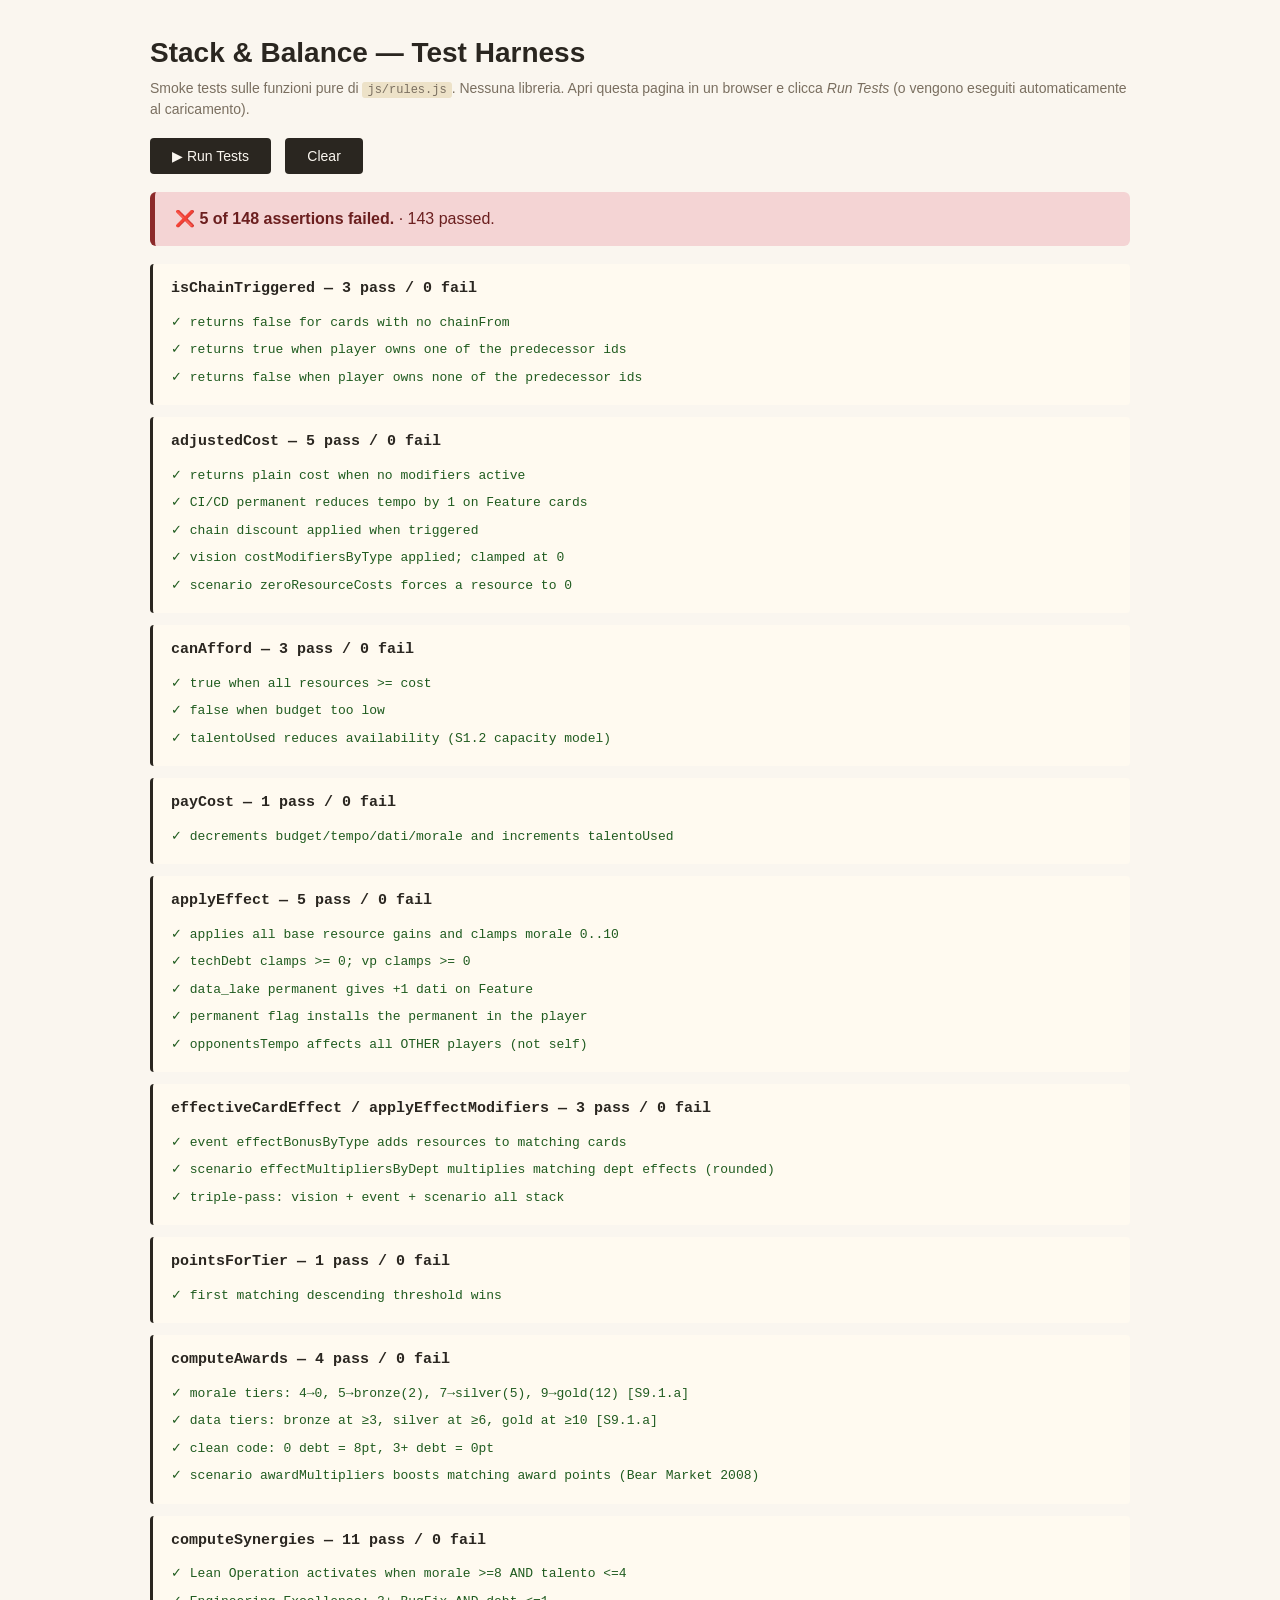
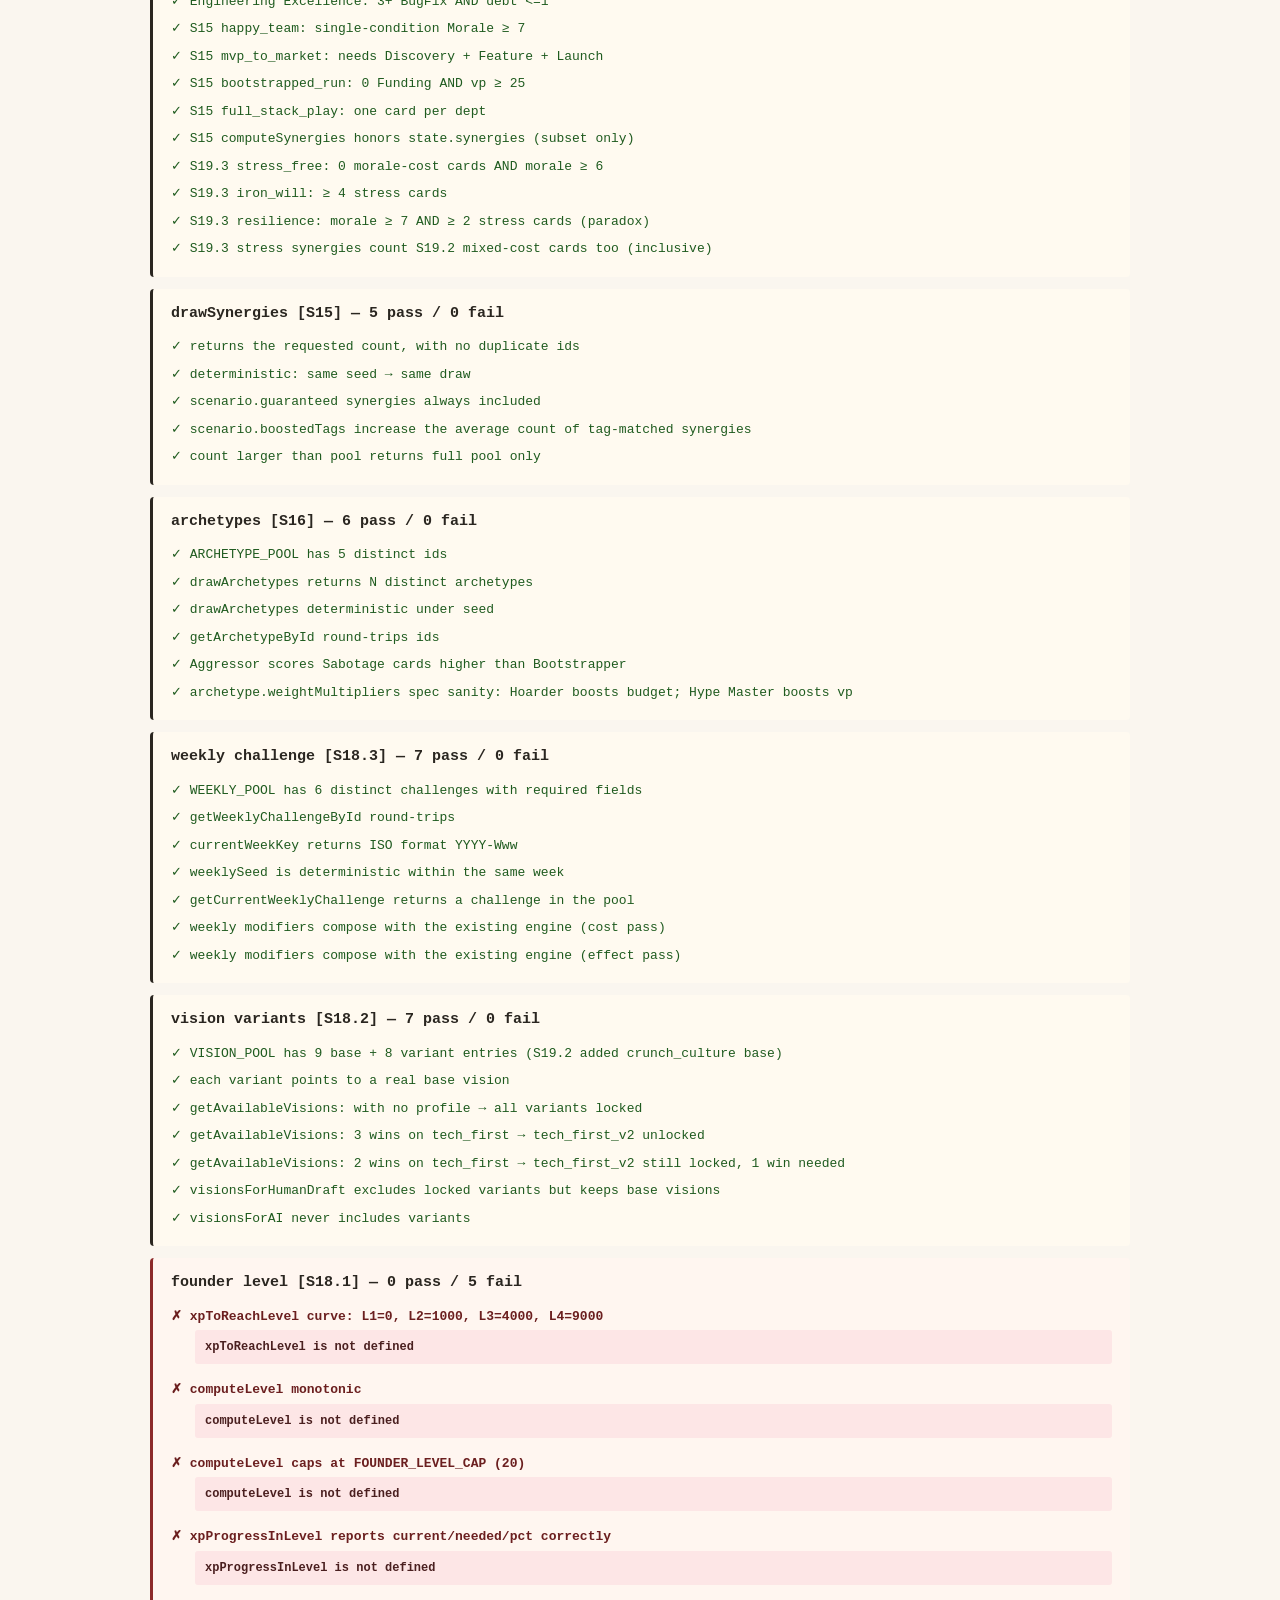
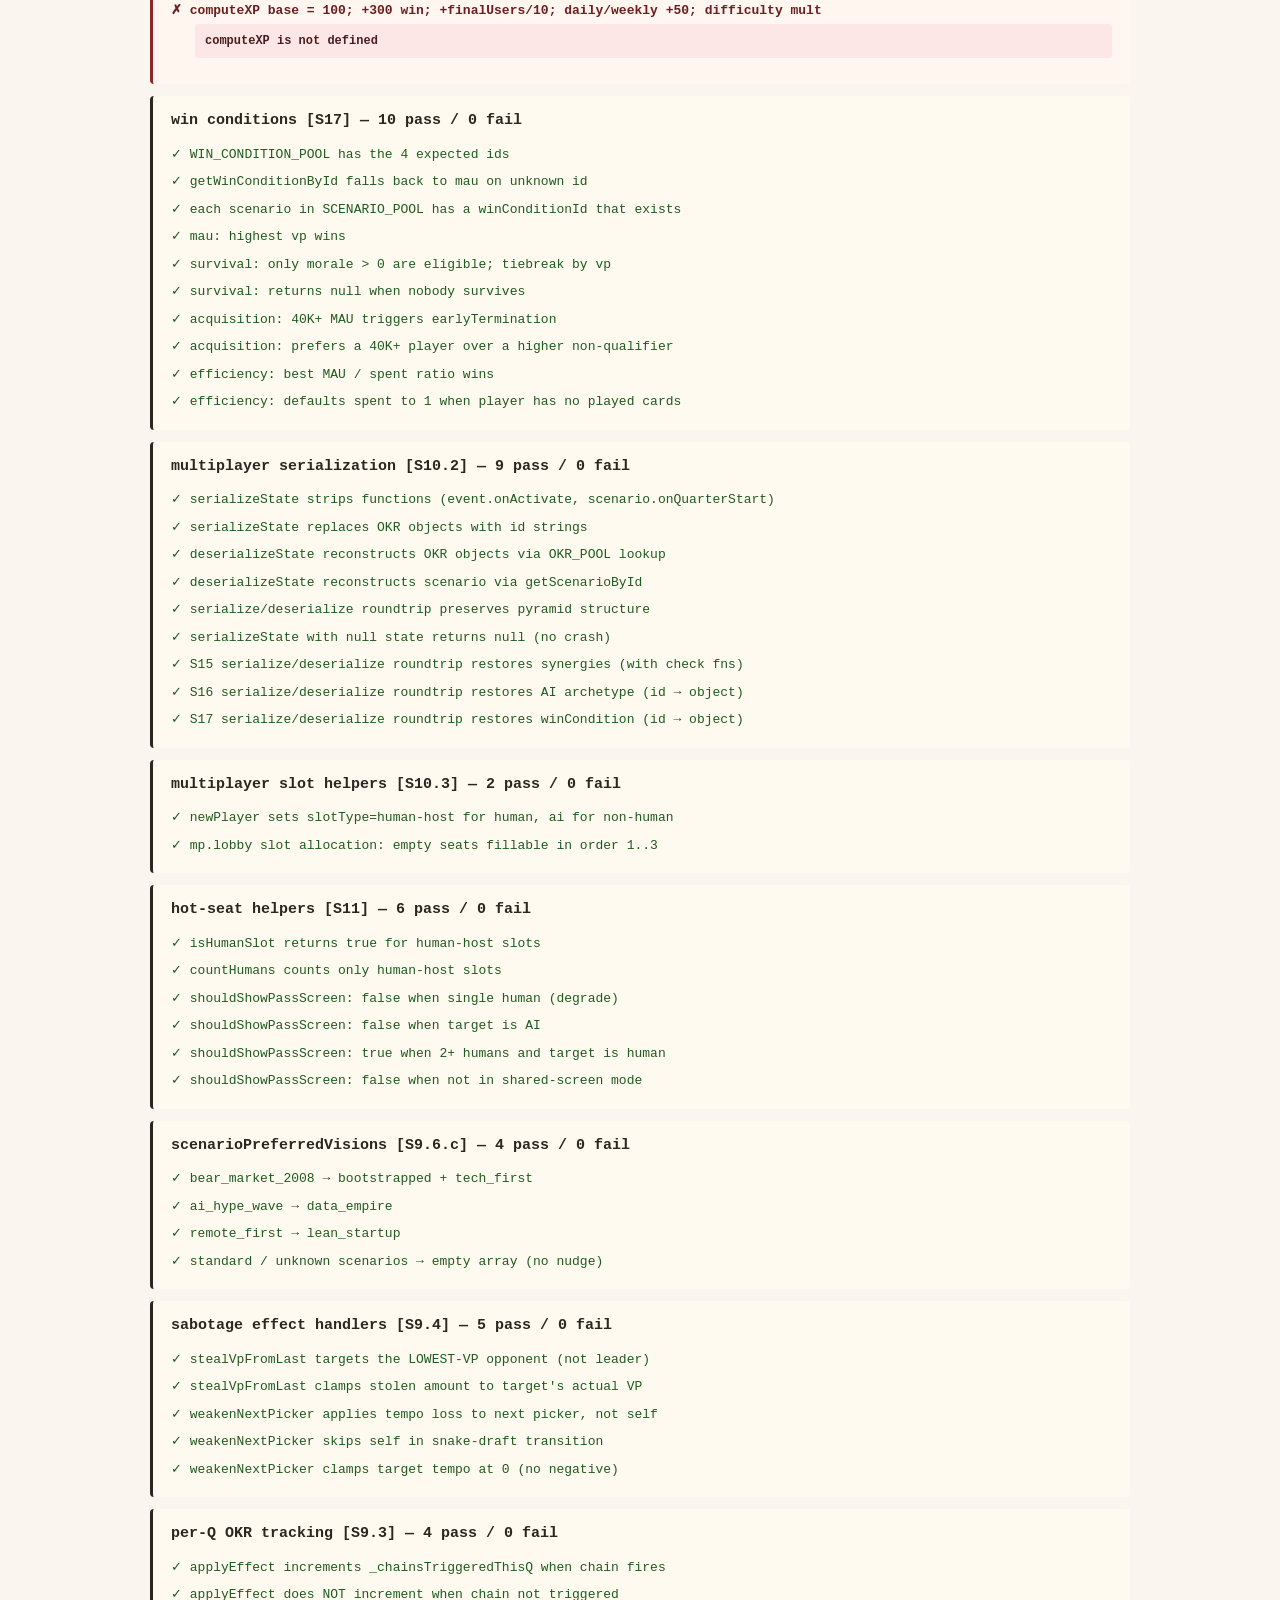
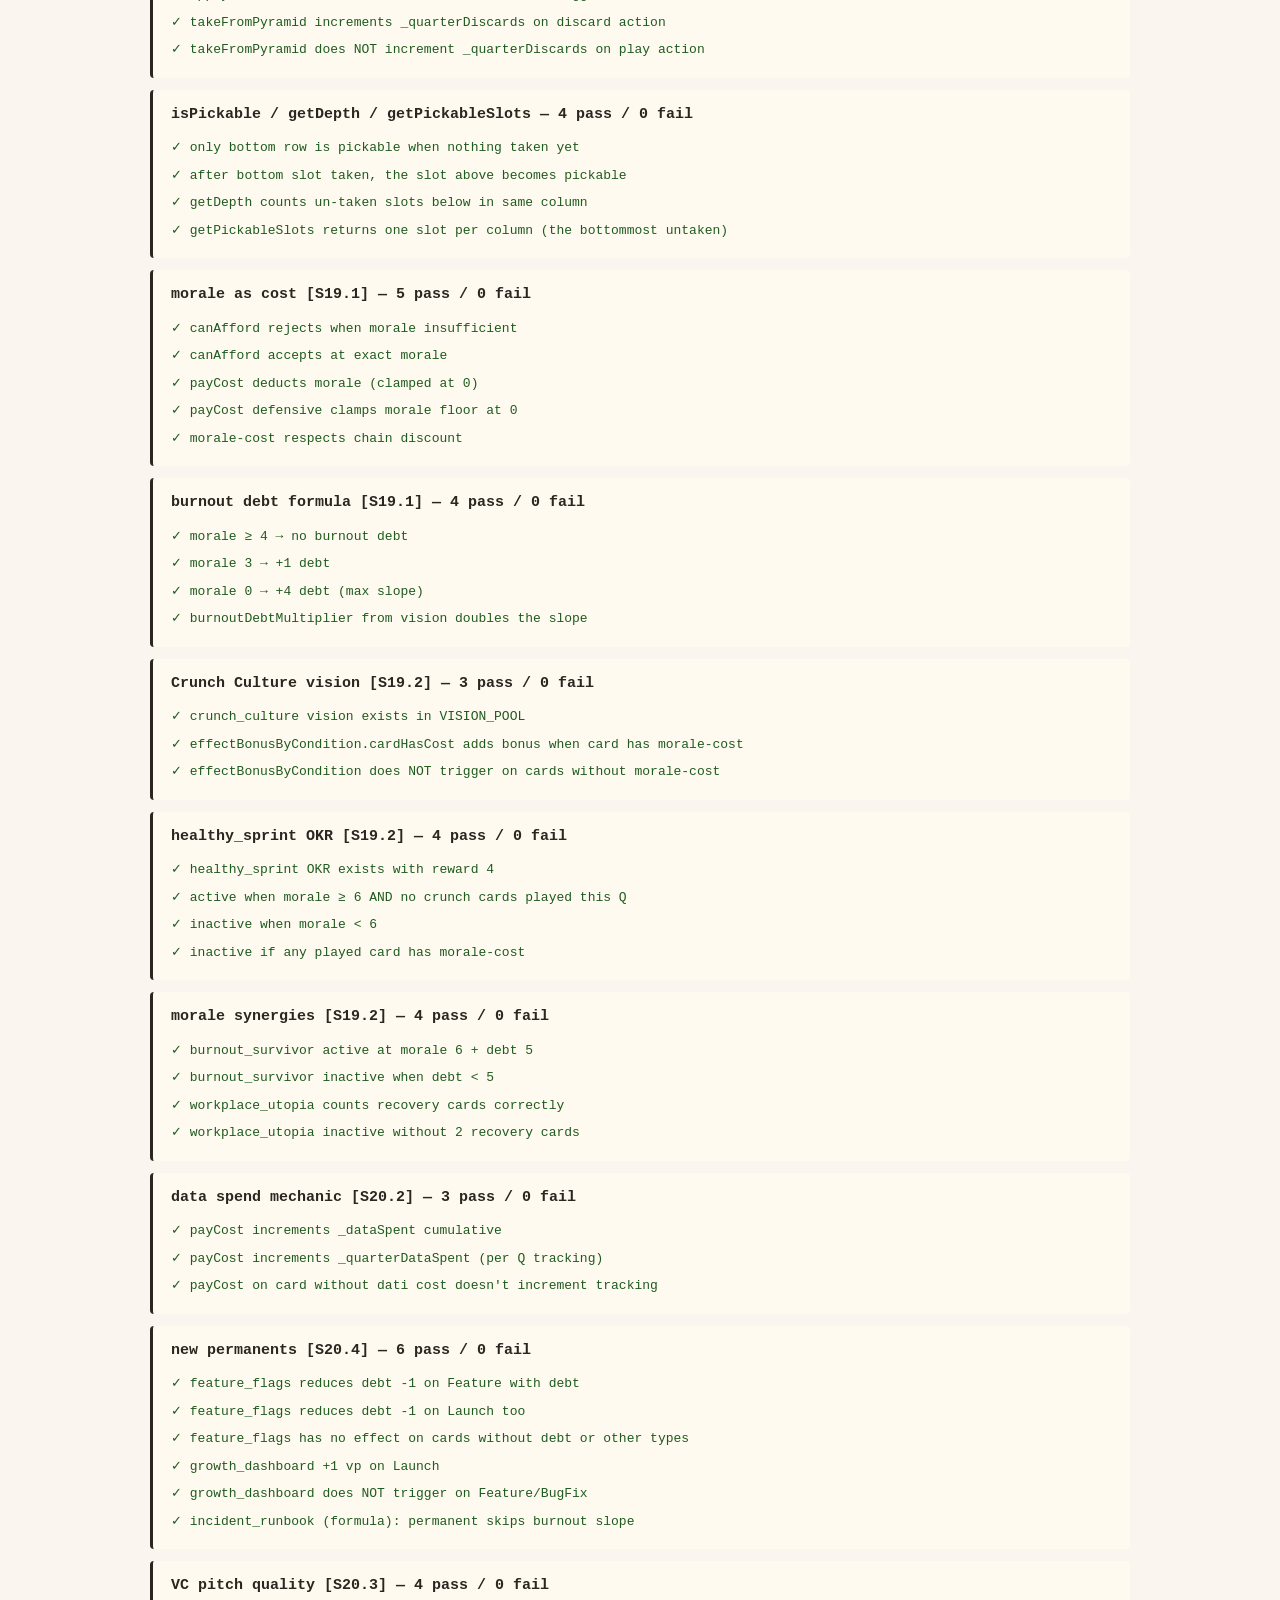
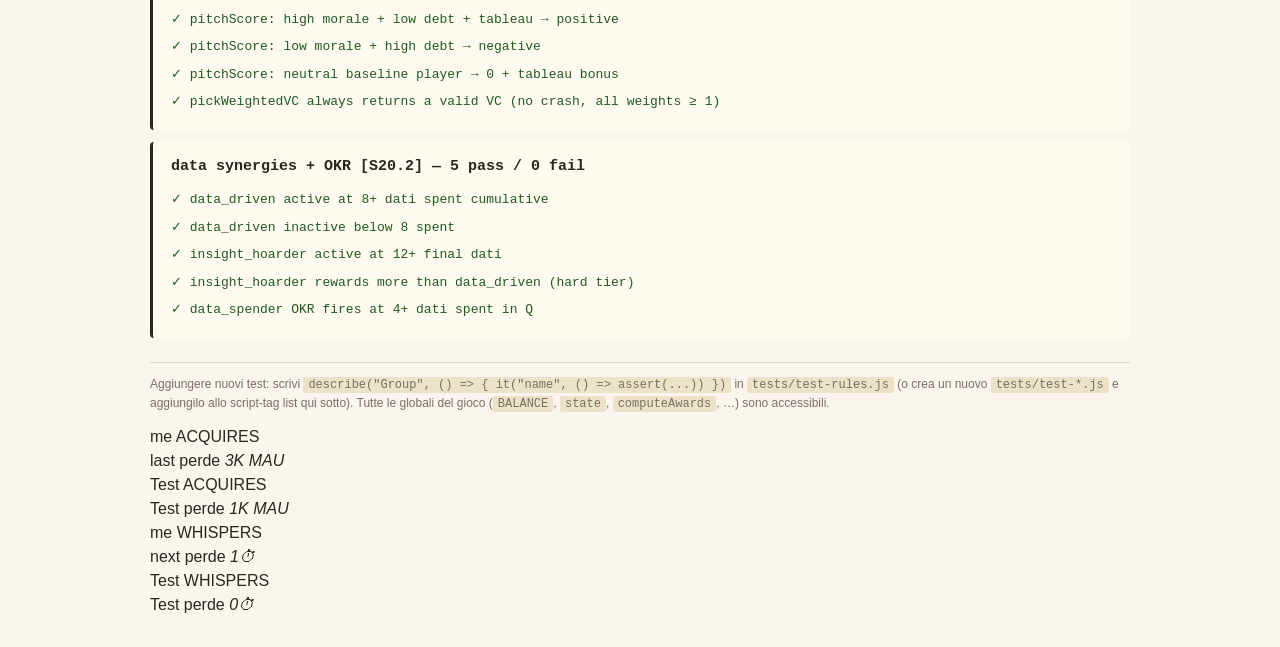
<file: tests/test.html>
<!DOCTYPE html>
<html lang="it">
<head>
  <meta charset="UTF-8" />
  <meta name="viewport" content="width=device-width, initial-scale=1.0" />
  <title>Stack &amp; Balance — Test Harness</title>
  <style>
    body {
      font-family: -apple-system, BlinkMacSystemFont, "Segoe UI", sans-serif;
      max-width: 980px; margin: 32px auto; padding: 0 24px;
      color: #2a2620; background: #faf6ef;
      line-height: 1.5;
    }
    h1 { margin: 0 0 4px; font-size: 28px; font-weight: 700; }
    .subtitle { color: #7a6f60; margin: 0 0 18px; font-size: 14px; }

    button {
      background: #2a2620; color: #faf6ef;
      border: none; padding: 10px 22px; font-size: 14px;
      border-radius: 4px; cursor: pointer; margin-right: 10px;
    }
    button:hover { background: #4a4035; }

    .banner {
      padding: 16px 20px; border-radius: 6px; margin: 18px 0;
      font-size: 16px; line-height: 1.4;
    }
    .banner.ok   { background: #d4ead4; color: #1f5b1f; border-left: 5px solid #2a8c2a; }
    .banner.fail { background: #f4d4d4; color: #6b1f1f; border-left: 5px solid #8c2a2a; }

    section.group {
      background: #fffaf0; padding: 14px 18px; margin: 12px 0;
      border-left: 3px solid #2a2620; border-radius: 4px;
    }
    section.group.has-fail { border-left-color: #8c2a2a; background: #fff6f0; }
    section.group h3 {
      margin: 0 0 8px; font-size: 15px;
      font-family: "JetBrains Mono", Consolas, monospace;
      color: #2a2620;
    }
    ul { list-style: none; margin: 0; padding: 0; }
    li {
      padding: 4px 0; font-family: "JetBrains Mono", Consolas, monospace;
      font-size: 13px;
    }
    li.pass { color: #1f5b1f; }
    li.fail { color: #6b1f1f; font-weight: 600; }
    li pre {
      margin: 4px 0 8px 24px; padding: 8px 10px;
      background: #fde6e6; color: #4a1f1f;
      border-radius: 3px; font-size: 12px;
      white-space: pre-wrap; word-break: break-word;
    }

    .meta {
      font-size: 12px; color: #7a6f60; margin-top: 24px;
      border-top: 1px solid #e0d8c8; padding-top: 12px;
    }
    code { background: #ede2c8; padding: 1px 5px; border-radius: 3px; font-size: 12px; }
  </style>
</head>
<body>
  <h1>Stack &amp; Balance — Test Harness</h1>
  <p class="subtitle">
    Smoke tests sulle funzioni pure di <code>js/rules.js</code>.
    Nessuna libreria. Apri questa pagina in un browser e clicca <em>Run Tests</em>
    (o vengono eseguiti automaticamente al caricamento).
  </p>

  <button onclick="runAllTests()">▶ Run Tests</button>
  <button onclick="document.getElementById('report').innerHTML=''">Clear</button>

  <div id="report"></div>

  <p class="meta">
    Aggiungere nuovi test: scrivi <code>describe("Group", () =&gt; { it("name", () =&gt; assert(...)) })</code>
    in <code>tests/test-rules.js</code> (o crea un nuovo <code>tests/test-*.js</code> e
    aggiungilo allo script-tag list qui sotto). Tutte le globali del gioco
    (<code>BALANCE</code>, <code>state</code>, <code>computeAwards</code>, …) sono accessibili.
  </p>

  <!-- Production code: same load order as index.html (minus render-* and main.js,
       which would mount the actual game UI). We need the game logic, not the chrome. -->
  <script src="../js/data.js"></script>
  <script src="../js/visions.js"></script>
  <script src="../js/scenarios.js"></script>
  <script src="../js/util.js"></script>
  <script src="../js/balance.js"></script>
  <script src="../js/synergies.js"></script>
  <script src="../js/archetypes.js"></script>
  <script src="../js/win-conditions.js"></script>
  <script src="../js/weekly-challenges.js"></script>
  <script src="../js/state.js"></script>
  <script src="../js/rules.js"></script>
  <script src="../js/ai.js"></script>
  <script src="../js/multiplayer.js"></script>
  <script src="../js/hotseat.js"></script>

  <!-- Test runner + suites -->
  <script src="runner.js"></script>
  <script src="test-rules.js"></script>

  <!-- Auto-run on load for fast feedback -->
  <script>
    window.addEventListener("DOMContentLoaded", () => runAllTests());
  </script>
</body>
</html>
</file>
